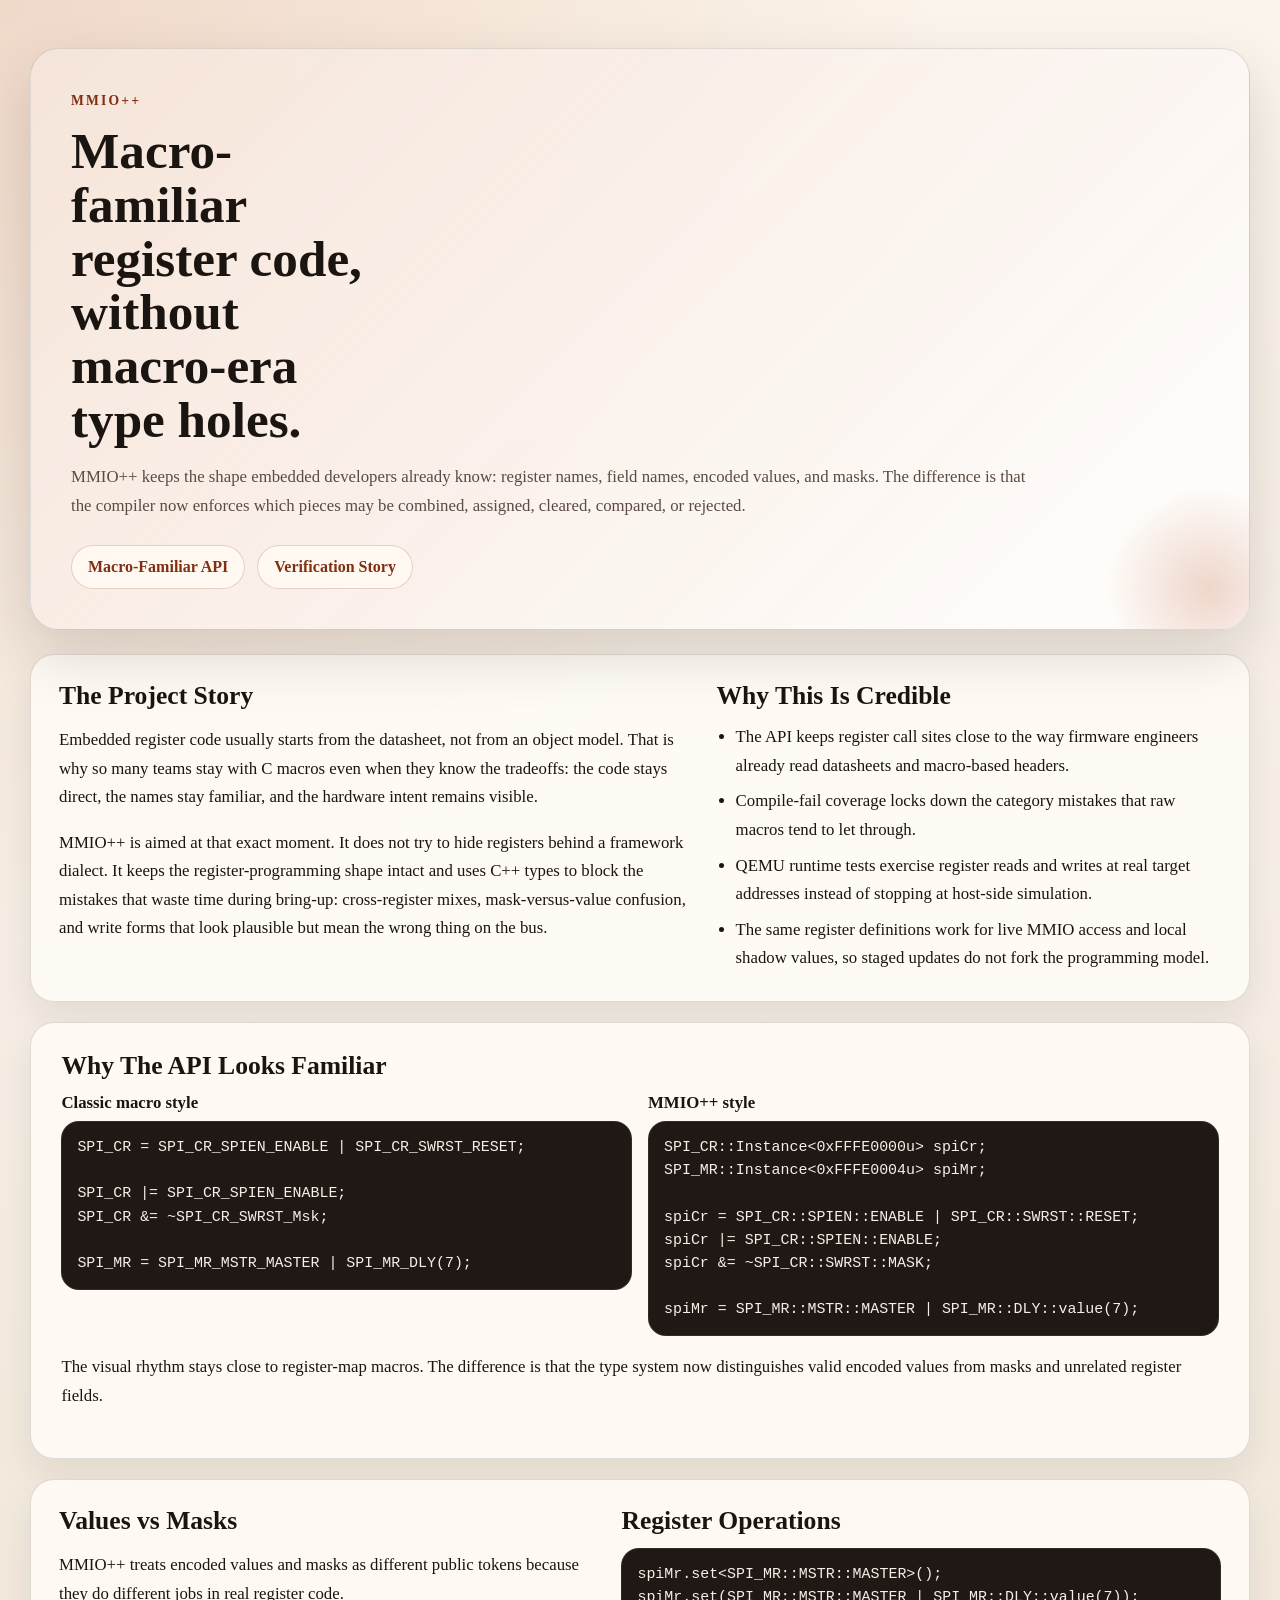
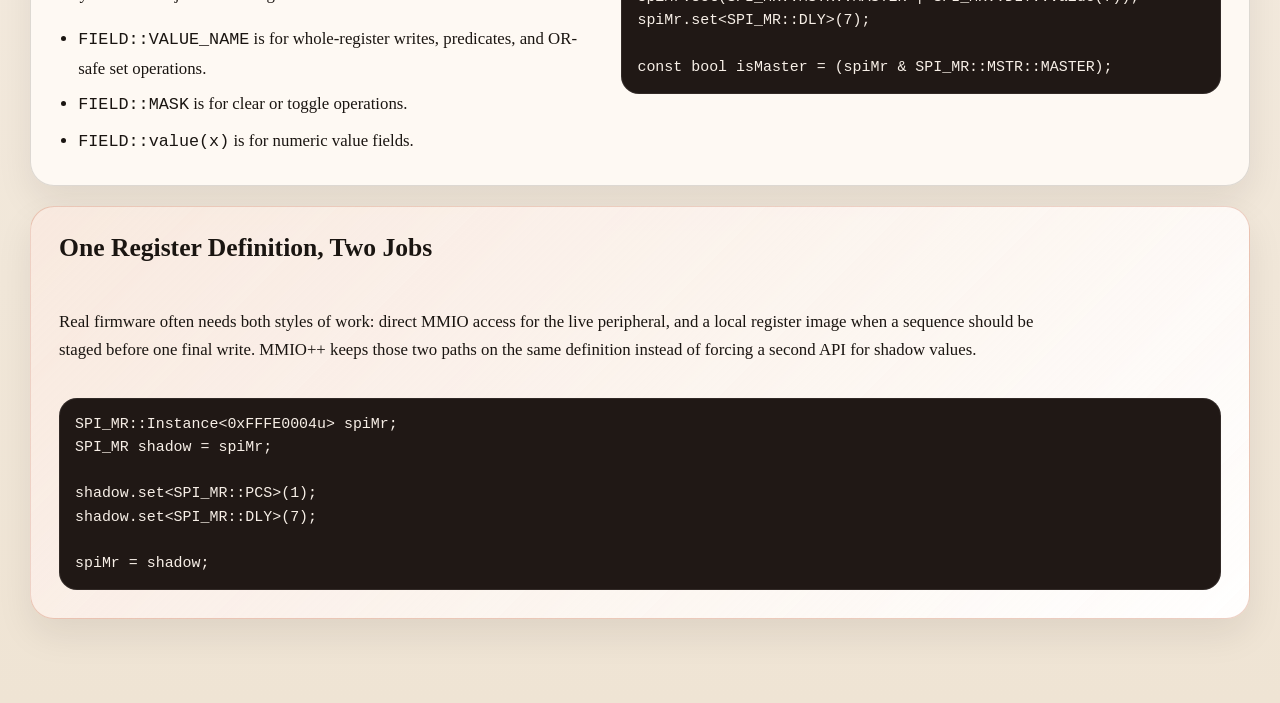
<file: docs/index.html>
<!DOCTYPE html>
<html lang="en">
  <head>
    <meta charset="utf-8">
    <meta name="viewport" content="width=device-width, initial-scale=1">
    <title>MMIO++</title>
    <meta
      name="description"
      content="MMIO++ is a C++ memory-mapped I/O framework that keeps the macro-era register mental model while adding register-typed field safety."
    >
    <link rel="stylesheet" href="styles.css">
  </head>
  <body>
    <div class="site-shell">
      <header class="hero">
        <p class="eyebrow">MMIO++</p>
        <h1>Macro-familiar register code, without macro-era type holes.</h1>
        <p class="lede">
          MMIO++ keeps the shape embedded developers already know:
          register names, field names, encoded values, and masks. The
          difference is that the compiler now enforces which pieces may
          be combined, assigned, cleared, compared, or rejected.
        </p>
        <nav class="hero-nav">
          <a href="macro-familiar-api.html">Macro-Familiar API</a>
          <a href="verification.html">Verification Story</a>
        </nav>
      </header>

      <main>
        <section class="panel panel-grid story-grid">
          <article>
            <h2>The Project Story</h2>
            <p>
              Embedded register code usually starts from the datasheet,
              not from an object model. That is why so many teams stay
              with C macros even when they know the tradeoffs: the code
              stays direct, the names stay familiar, and the hardware
              intent remains visible.
            </p>
            <p>
              MMIO++ is aimed at that exact moment. It does not try to
              hide registers behind a framework dialect. It keeps the
              register-programming shape intact and uses C++ types to
              block the mistakes that waste time during bring-up:
              cross-register mixes, mask-versus-value confusion, and
              write forms that look plausible but mean the wrong thing
              on the bus.
            </p>
          </article>
          <article>
            <h2>Why This Is Credible</h2>
            <ul class="signal-list">
              <li>The API keeps register call sites close to the way firmware engineers already read datasheets and macro-based headers.</li>
              <li>Compile-fail coverage locks down the category mistakes that raw macros tend to let through.</li>
              <li>QEMU runtime tests exercise register reads and writes at real target addresses instead of stopping at host-side simulation.</li>
              <li>The same register definitions work for live MMIO access and local shadow values, so staged updates do not fork the programming model.</li>
            </ul>
          </article>
        </section>

        <section class="panel panel-code-showcase">
          <h2>Why The API Looks Familiar</h2>
          <div class="code-compare">
            <article>
              <h3>Classic macro style</h3>
              <pre><code>SPI_CR = SPI_CR_SPIEN_ENABLE | SPI_CR_SWRST_RESET;

SPI_CR |= SPI_CR_SPIEN_ENABLE;
SPI_CR &= ~SPI_CR_SWRST_Msk;

SPI_MR = SPI_MR_MSTR_MASTER | SPI_MR_DLY(7);</code></pre>
            </article>
            <article>
              <h3>MMIO++ style</h3>
              <pre><code>SPI_CR::Instance&lt;0xFFFE0000u&gt; spiCr;
SPI_MR::Instance&lt;0xFFFE0004u&gt; spiMr;

spiCr = SPI_CR::SPIEN::ENABLE | SPI_CR::SWRST::RESET;
spiCr |= SPI_CR::SPIEN::ENABLE;
spiCr &= ~SPI_CR::SWRST::MASK;

spiMr = SPI_MR::MSTR::MASTER | SPI_MR::DLY::value(7);</code></pre>
            </article>
          </div>
          <p class="caption">
            The visual rhythm stays close to register-map macros. The
            difference is that the type system now distinguishes valid
            encoded values from masks and unrelated register fields.
          </p>
        </section>

        <section class="panel panel-grid concept-grid">
          <article>
            <h2>Values vs Masks</h2>
            <p>
              MMIO++ treats encoded values and masks as different public
              tokens because they do different jobs in real register
              code.
            </p>
            <ul class="signal-list">
              <li><code>FIELD::VALUE_NAME</code> is for whole-register writes, predicates, and OR-safe set operations.</li>
              <li><code>FIELD::MASK</code> is for clear or toggle operations.</li>
              <li><code>FIELD::value(x)</code> is for numeric value fields.</li>
            </ul>
          </article>
          <article>
            <h2>Register Operations</h2>
            <pre><code>spiMr.set&lt;SPI_MR::MSTR::MASTER&gt;();
spiMr.set(SPI_MR::MSTR::MASTER | SPI_MR::DLY::value(7));
spiMr.set&lt;SPI_MR::DLY&gt;(7);

const bool isMaster = (spiMr &amp; SPI_MR::MSTR::MASTER);</code></pre>
          </article>
        </section>

        <section class="panel callout story-callout">
          <h2>One Register Definition, Two Jobs</h2>
          <p>
            Real firmware often needs both styles of work: direct MMIO
            access for the live peripheral, and a local register image
            when a sequence should be staged before one final write.
            MMIO++ keeps those two paths on the same definition instead
            of forcing a second API for shadow values.
          </p>
          <pre><code>SPI_MR::Instance&lt;0xFFFE0004u&gt; spiMr;
SPI_MR shadow = spiMr;

shadow.set&lt;SPI_MR::PCS&gt;(1);
shadow.set&lt;SPI_MR::DLY&gt;(7);

spiMr = shadow;</code></pre>
        </section>
      </main>
    </div>
  </body>
</html>
</file>
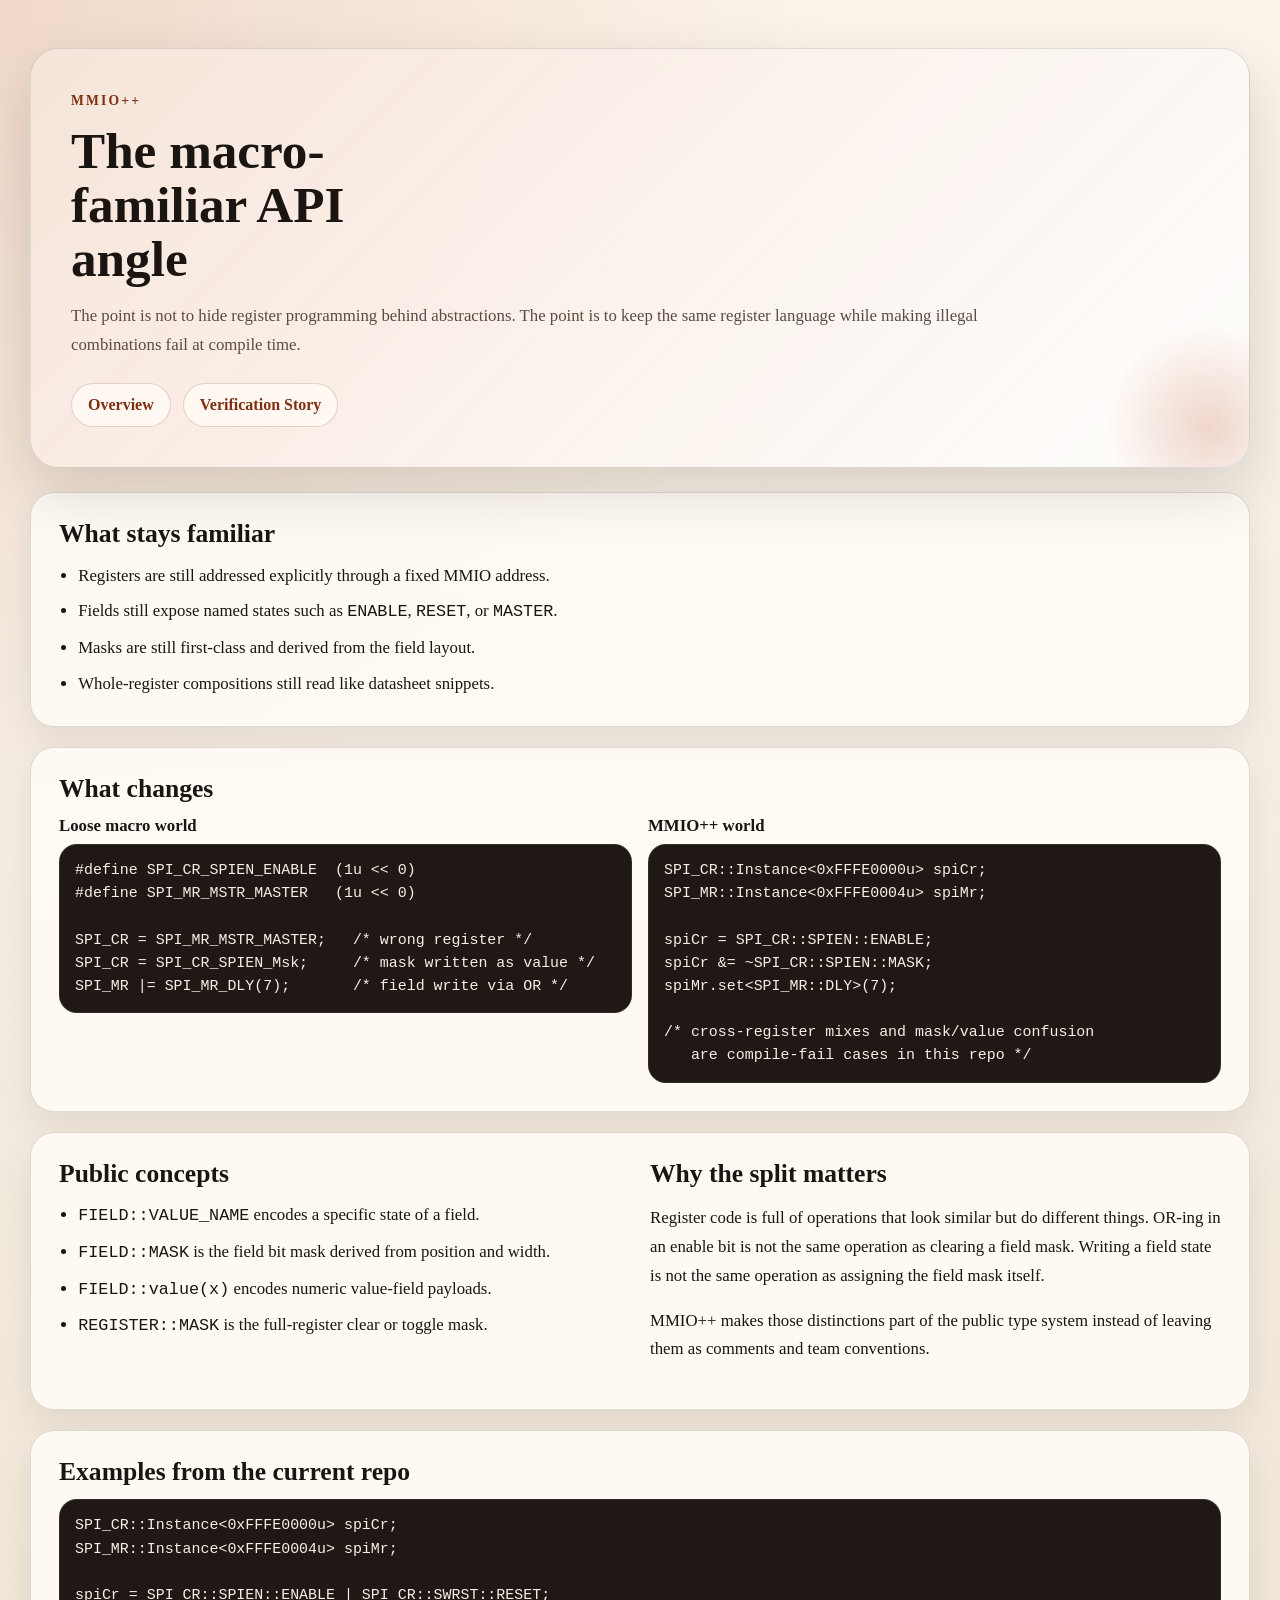
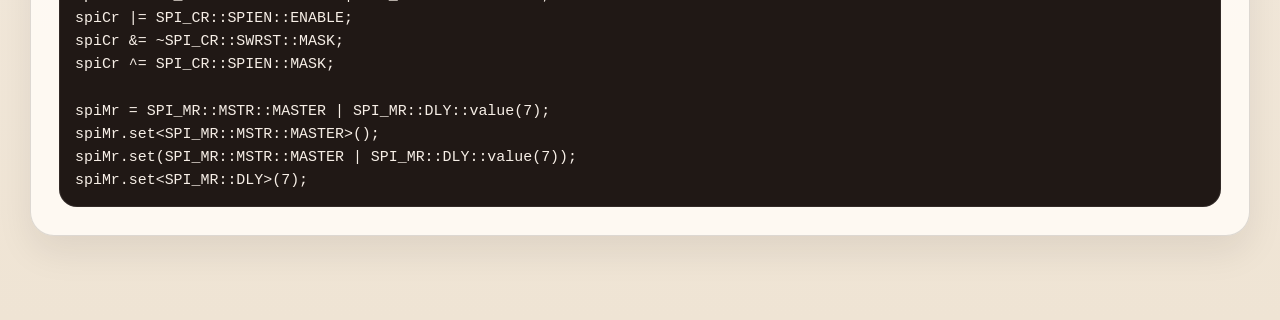
<file: docs/macro-familiar-api.html>
<!DOCTYPE html>
<html lang="en">
  <head>
    <meta charset="utf-8">
    <meta name="viewport" content="width=device-width, initial-scale=1">
    <title>MMIO++: Macro-Familiar API</title>
    <meta
      name="description"
      content="How MMIO++ keeps the register macro mental model while separating values, masks, and field-local operations."
    >
    <link rel="stylesheet" href="styles.css">
  </head>
  <body>
    <div class="site-shell">
      <header class="subpage-header">
        <p class="eyebrow">MMIO++</p>
        <h1>The macro-familiar API angle</h1>
        <p class="lede">
          The point is not to hide register programming behind
          abstractions. The point is to keep the same register language
          while making illegal combinations fail at compile time.
        </p>
        <nav class="hero-nav">
          <a href="index.html">Overview</a>
          <a href="verification.html">Verification Story</a>
        </nav>
      </header>

      <main>
        <section class="panel">
          <h2>What stays familiar</h2>
          <ul class="signal-list">
            <li>Registers are still addressed explicitly through a fixed MMIO address.</li>
            <li>Fields still expose named states such as <code>ENABLE</code>, <code>RESET</code>, or <code>MASTER</code>.</li>
            <li>Masks are still first-class and derived from the field layout.</li>
            <li>Whole-register compositions still read like datasheet snippets.</li>
          </ul>
        </section>

        <section class="panel">
          <h2>What changes</h2>
          <div class="code-compare">
            <article>
              <h3>Loose macro world</h3>
              <pre><code>#define SPI_CR_SPIEN_ENABLE  (1u &lt;&lt; 0)
#define SPI_MR_MSTR_MASTER   (1u &lt;&lt; 0)

SPI_CR = SPI_MR_MSTR_MASTER;   /* wrong register */
SPI_CR = SPI_CR_SPIEN_Msk;     /* mask written as value */
SPI_MR |= SPI_MR_DLY(7);       /* field write via OR */</code></pre>
            </article>
            <article>
              <h3>MMIO++ world</h3>
              <pre><code>SPI_CR::Instance&lt;0xFFFE0000u&gt; spiCr;
SPI_MR::Instance&lt;0xFFFE0004u&gt; spiMr;

spiCr = SPI_CR::SPIEN::ENABLE;
spiCr &= ~SPI_CR::SPIEN::MASK;
spiMr.set&lt;SPI_MR::DLY&gt;(7);

/* cross-register mixes and mask/value confusion
   are compile-fail cases in this repo */</code></pre>
            </article>
          </div>
        </section>

        <section class="panel panel-grid">
          <article>
            <h2>Public concepts</h2>
            <ul class="signal-list">
              <li><code>FIELD::VALUE_NAME</code> encodes a specific state of a field.</li>
              <li><code>FIELD::MASK</code> is the field bit mask derived from position and width.</li>
              <li><code>FIELD::value(x)</code> encodes numeric value-field payloads.</li>
              <li><code>REGISTER::MASK</code> is the full-register clear or toggle mask.</li>
            </ul>
          </article>
          <article>
            <h2>Why the split matters</h2>
            <p>
              Register code is full of operations that look similar but
              do different things. OR-ing in an enable bit is not the
              same operation as clearing a field mask. Writing a field
              state is not the same operation as assigning the field
              mask itself.
            </p>
            <p>
              MMIO++ makes those distinctions part of the public type
              system instead of leaving them as comments and team
              conventions.
            </p>
          </article>
        </section>

        <section class="panel">
          <h2>Examples from the current repo</h2>
          <pre><code>SPI_CR::Instance&lt;0xFFFE0000u&gt; spiCr;
SPI_MR::Instance&lt;0xFFFE0004u&gt; spiMr;

spiCr = SPI_CR::SPIEN::ENABLE | SPI_CR::SWRST::RESET;
spiCr |= SPI_CR::SPIEN::ENABLE;
spiCr &= ~SPI_CR::SWRST::MASK;
spiCr ^= SPI_CR::SPIEN::MASK;

spiMr = SPI_MR::MSTR::MASTER | SPI_MR::DLY::value(7);
spiMr.set&lt;SPI_MR::MSTR::MASTER&gt;();
spiMr.set(SPI_MR::MSTR::MASTER | SPI_MR::DLY::value(7));
spiMr.set&lt;SPI_MR::DLY&gt;(7);</code></pre>
        </section>
      </main>
    </div>
  </body>
</html>
</file>
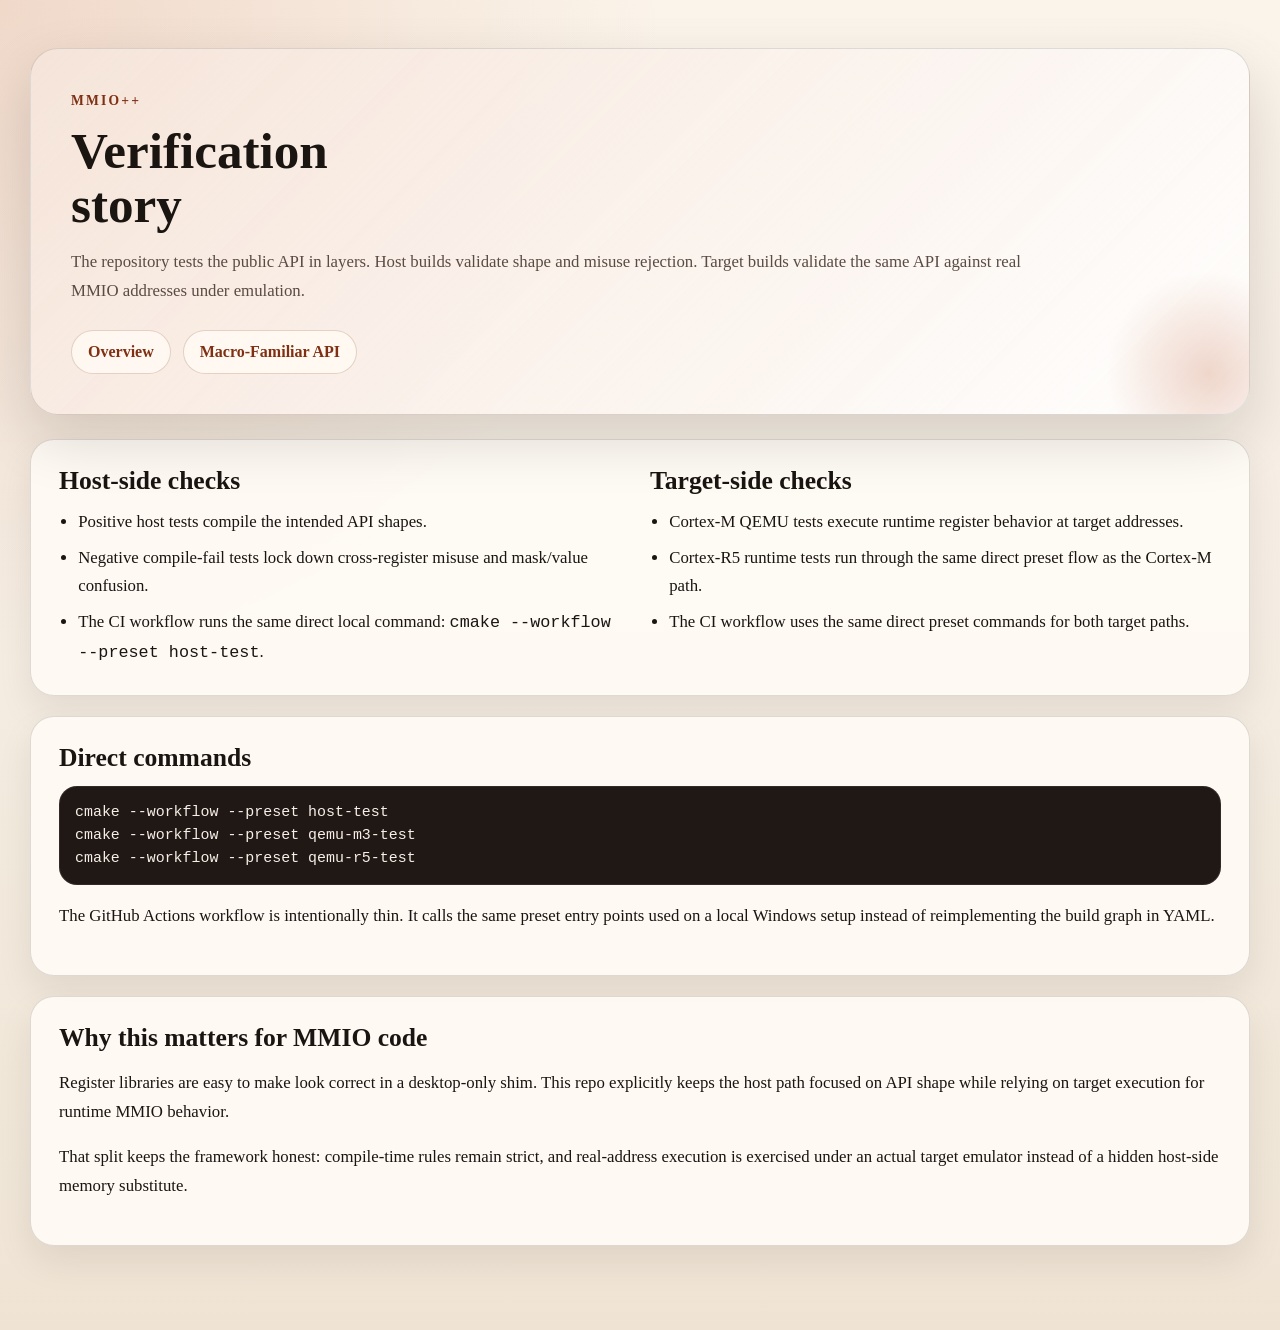
<file: docs/verification.html>
<!DOCTYPE html>
<html lang="en">
  <head>
    <meta charset="utf-8">
    <meta name="viewport" content="width=device-width, initial-scale=1">
    <title>MMIO++: Verification Story</title>
    <meta
      name="description"
      content="How MMIO++ verifies the public API with host compile checks, compile-fail coverage, and target-side QEMU execution."
    >
    <link rel="stylesheet" href="styles.css">
  </head>
  <body>
    <div class="site-shell">
      <header class="subpage-header">
        <p class="eyebrow">MMIO++</p>
        <h1>Verification story</h1>
        <p class="lede">
          The repository tests the public API in layers. Host builds
          validate shape and misuse rejection. Target builds validate
          the same API against real MMIO addresses under emulation.
        </p>
        <nav class="hero-nav">
          <a href="index.html">Overview</a>
          <a href="macro-familiar-api.html">Macro-Familiar API</a>
        </nav>
      </header>

      <main>
        <section class="panel panel-grid">
          <article>
            <h2>Host-side checks</h2>
            <ul class="signal-list">
              <li>Positive host tests compile the intended API shapes.</li>
              <li>Negative compile-fail tests lock down cross-register misuse and mask/value confusion.</li>
              <li>The CI workflow runs the same direct local command: <code>cmake --workflow --preset host-test</code>.</li>
            </ul>
          </article>
          <article>
            <h2>Target-side checks</h2>
            <ul class="signal-list">
              <li>Cortex-M QEMU tests execute runtime register behavior at target addresses.</li>
              <li>Cortex-R5 runtime tests run through the same direct preset flow as the Cortex-M path.</li>
              <li>The CI workflow uses the same direct preset commands for both target paths.</li>
            </ul>
          </article>
        </section>

        <section class="panel">
          <h2>Direct commands</h2>
          <pre><code>cmake --workflow --preset host-test
cmake --workflow --preset qemu-m3-test
cmake --workflow --preset qemu-r5-test</code></pre>
          <p class="caption">
            The GitHub Actions workflow is intentionally thin. It calls
            the same preset entry points used on a local Windows setup
            instead of reimplementing the build graph in YAML.
          </p>
        </section>

        <section class="panel">
          <h2>Why this matters for MMIO code</h2>
          <p>
            Register libraries are easy to make look correct in a
            desktop-only shim. This repo explicitly keeps the host path
            focused on API shape while relying on target execution for
            runtime MMIO behavior.
          </p>
          <p>
            That split keeps the framework honest: compile-time rules
            remain strict, and real-address execution is exercised under
            an actual target emulator instead of a hidden host-side
            memory substitute.
          </p>
        </section>
      </main>
    </div>
  </body>
</html>
</file>
<file: docs/styles.css>
:root {
  --ink: #1a1511;
  --paper: #f6efe5;
  --paper-strong: #efe3d2;
  --accent: #b64a1d;
  --accent-deep: #7f2f12;
  --line: rgba(26, 21, 17, 0.14);
  --code-bg: #201815;
  --code-ink: #f7efe7;
  --muted: #5a4b43;
  --shadow: 0 24px 60px rgba(24, 15, 10, 0.14);
}

* {
  box-sizing: border-box;
}

html {
  margin: 0;
  min-height: 100%;
  background:
    radial-gradient(circle at top left, rgba(182, 74, 29, 0.16), transparent 36%),
    linear-gradient(180deg, #fbf4ea 0%, #f5ede3 45%, #efe4d4 100%);
  color: var(--ink);
  font-family: Georgia, "Times New Roman", serif;
}

body {
  margin: 0;
}

a {
  color: var(--accent-deep);
}

code,
pre {
  font-family: Consolas, "Courier New", monospace;
}

.site-shell {
  width: min(1220px, calc(100% - 2rem));
  margin: 0 auto;
  padding: 2rem 0 4rem;
}

.hero,
.subpage-header {
  position: relative;
  overflow: hidden;
  margin: 1rem 0 1.5rem;
  padding: 2.5rem;
  border: 1px solid var(--line);
  border-radius: 28px;
  background:
    linear-gradient(135deg, rgba(182, 74, 29, 0.12), rgba(255, 255, 255, 0.75)),
    rgba(255, 252, 247, 0.92);
  box-shadow: var(--shadow);
}

.hero::after,
.subpage-header::after {
  content: "";
  position: absolute;
  inset: auto -4rem -4rem auto;
  width: 13rem;
  height: 13rem;
  border-radius: 999px;
  background: radial-gradient(circle, rgba(182, 74, 29, 0.22), transparent 70%);
}

.eyebrow {
  margin: 0 0 0.75rem;
  letter-spacing: 0.16em;
  text-transform: uppercase;
  font-size: 0.85rem;
  font-weight: 700;
  color: var(--accent-deep);
}

h1,
h2,
h3 {
  margin-top: 0;
  font-weight: 700;
  line-height: 1.05;
}

h1 {
  margin-bottom: 1rem;
  max-width: 12ch;
  font-size: clamp(2.4rem, 4vw, 4.8rem);
}

h2 {
  margin-bottom: 0.85rem;
  font-size: clamp(1.5rem, 2vw, 2.2rem);
}

h3 {
  margin-bottom: 0.6rem;
  font-size: 1.05rem;
}

.lede,
.caption,
li,
p {
  font-size: 1.05rem;
  line-height: 1.7;
}

.lede {
  max-width: 60rem;
  color: var(--muted);
}

.hero-nav {
  display: flex;
  flex-wrap: wrap;
  gap: 0.75rem;
  margin-top: 1.5rem;
}

.hero-nav a {
  display: inline-block;
  padding: 0.75rem 1rem;
  border: 1px solid rgba(127, 47, 18, 0.2);
  border-radius: 999px;
  background: rgba(255, 250, 243, 0.9);
  text-decoration: none;
  font-weight: 700;
}

.panel {
  margin: 1.25rem 0;
  padding: 1.75rem;
  border: 1px solid var(--line);
  border-radius: 24px;
  background: rgba(255, 251, 245, 0.9);
  box-shadow: 0 16px 36px rgba(24, 15, 10, 0.08);
}

.panel-grid {
  display: grid;
  gap: 1.25rem;
  grid-template-columns: repeat(auto-fit, minmax(300px, 1fr));
}

.panel-grid > article,
.code-compare > article {
  min-width: 0;
}

.story-grid {
  grid-template-columns: minmax(0, 1.2fr) minmax(0, 0.95fr);
}

.concept-grid {
  grid-template-columns: minmax(0, 0.95fr) minmax(0, 1.05fr);
}

.signal-list {
  margin: 0;
  padding-left: 1.2rem;
}

.signal-list li + li {
  margin-top: 0.45rem;
}

.panel-code-showcase {
  padding: 1.9rem;
}

.code-compare {
  display: grid;
  gap: 1rem;
  grid-template-columns: repeat(auto-fit, minmax(360px, 1fr));
}

pre {
  margin: 0;
  padding: 0.95rem 1rem;
  overflow-x: auto;
  border-radius: 18px;
  background: var(--code-bg);
  color: var(--code-ink);
  font-size: clamp(0.83rem, 0.79rem + 0.18vw, 0.95rem);
  line-height: 1.55;
  box-shadow: inset 0 0 0 1px rgba(255, 255, 255, 0.08);
}

pre code {
  white-space: pre;
}

.callout {
  border-color: rgba(182, 74, 29, 0.24);
  background:
    linear-gradient(135deg, rgba(182, 74, 29, 0.09), rgba(255, 255, 255, 0.85)),
    rgba(255, 250, 244, 0.94);
}

.story-callout {
  display: grid;
  gap: 1rem;
}

.story-callout p {
  max-width: 62rem;
}

@media (max-width: 900px) {
  .story-grid,
  .concept-grid,
  .code-compare {
    grid-template-columns: 1fr;
  }
}

@media (max-width: 640px) {
  .site-shell {
    width: min(100% - 1rem, 100%);
    padding: 0.5rem 0 2rem;
  }

  .hero,
  .subpage-header,
  .panel {
    padding: 1.25rem;
    border-radius: 18px;
  }

  h1 {
    max-width: none;
  }

  pre {
    font-size: 0.8rem;
  }
}
</file>
